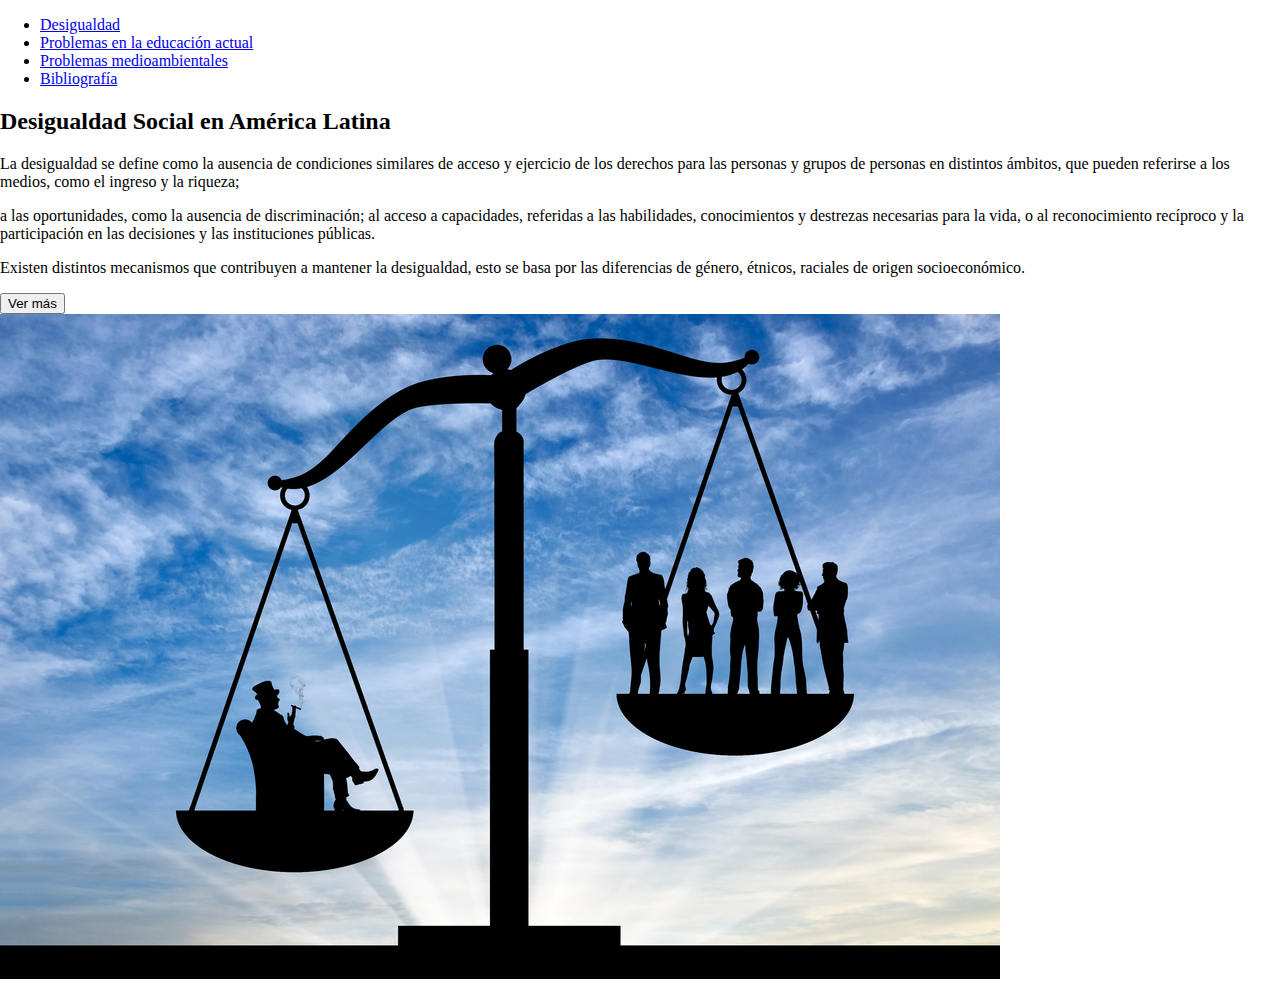
<file: index.html>
<!DOCTYPE html>
<html lang="en">

<head>
    <meta charset="UTF-8">
    <meta name="viewport" content="width=device-width, initial-scale=1.0">
    <title>Desigualdad</title>
    <link rel="stylesheet" href="inicio.css">
</head>

<body>

    <nav class="menu">
        <ul>
            <li><a class="item" href="index.html">Desigualdad</a></li>
            <li><a class="item" href="desarrollo.html">Problemas en la educación actual</a></li>
            <li><a class="item" href="cierre.html">Problemas medioambientales</a></li>
            <li><a class="item" href="biblio.html">Bibliografía</a></li>
    </nav>
    <section class="presentacion">
        <h2>Desigualdad Social en América Latina</h2>
        <div class="contenido">
            <div class="texto">
                <p>La desigualdad se define como la ausencia de condiciones similares de acceso y ejercicio de los
                    derechos para las personas y grupos de personas en distintos ámbitos, que pueden referirse a los
                    medios, como el ingreso y la riqueza;</p>
                <p>a las oportunidades, como la ausencia de discriminación; al acceso a capacidades, referidas a las
                    habilidades, conocimientos y destrezas necesarias para la vida, o al reconocimiento recíproco y la
                    participación en las decisiones y las instituciones públicas. </p>
                <p>Existen distintos mecanismos que contribuyen a mantener la desigualdad, esto se basa por las
                    diferencias de género, étnicos, raciales de origen socioeconómico.</p>
                <div class="textoExtra" style="display: none;">
                    <p>Acceso a Viviendas y servicios básicos para las personas con desigualdad social y económica.</p>
                    <p>Los hogares disponibles para las personas por área geográfica: en América Latina (promedio
                        simple, 2024),</p>
                    <p>la disponibilidad de los tres servicios básicos (agua, electricidad y saneamiento) son más
                        mientras mayor sea el número de hogares que cuente con acceso a estos servicios.</p>
                    <p>Mayor será su calidad de vida y menor la exposición a riesgos sanitarios por el consumo de agua
                        tratada.</p>
                    <p>Personas sin acceso a electricidad, según quintiles de ingreso per cápita, por área geográfica:
                    </p>
                    <p>El acceso a electricidad se relaciona en forma directa con la calidad de vida de las personas, ya
                        que les permite acceder a la iluminación artificial, refrigeración de los alimentos y es fuente
                        de energía para la cocción de alimentos y la calefacción.</p>
                </div>
                <button id="btnVerMas">Ver más</button>
            </div>
           
            <div class="img">
                <img src="desigualdad.jpg" alt="">
            </div>
        </div>
    </section>
    <script src="menu.js"></script>
</body>

</html>
</file>
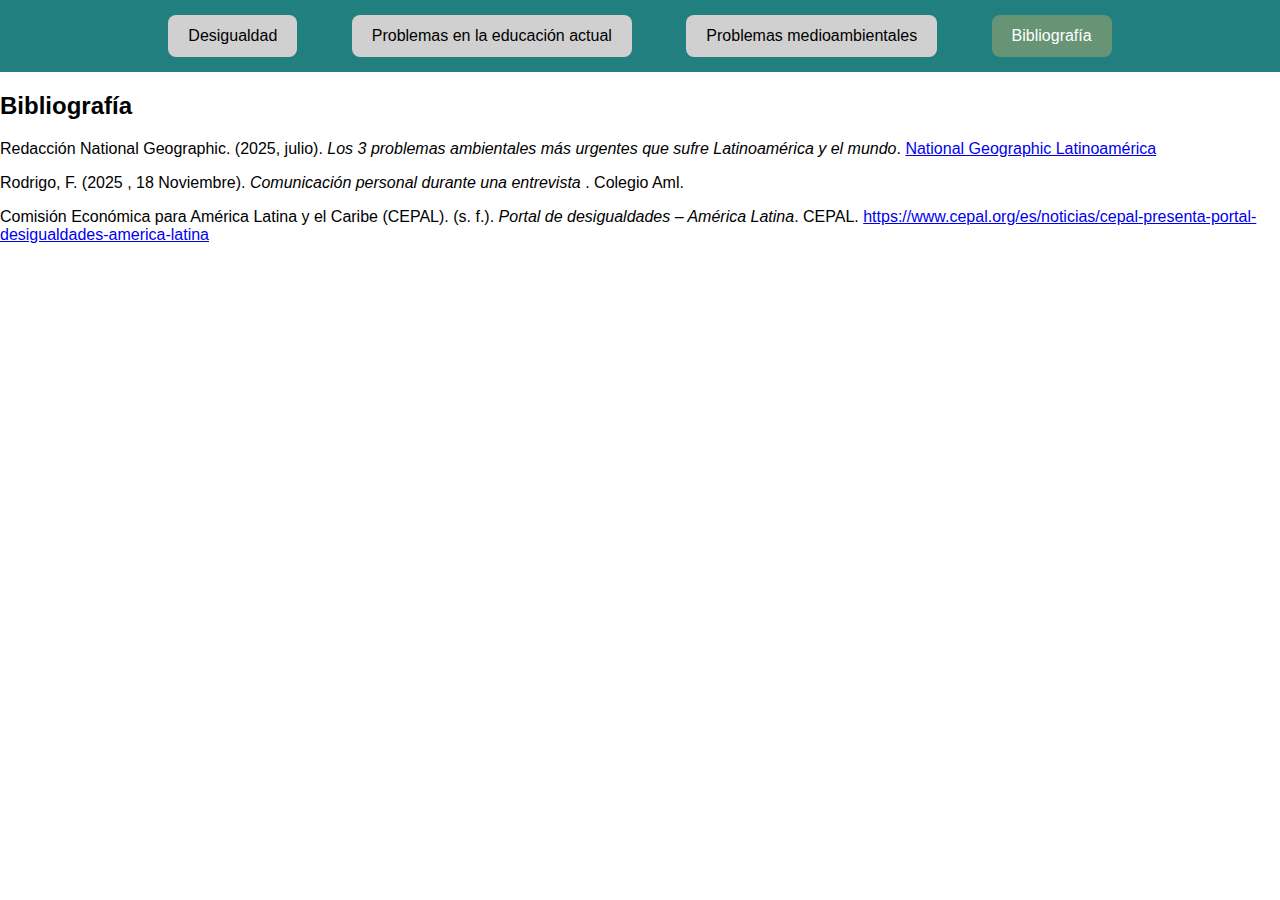
<file: biblio.html>
<!DOCTYPE html>
<html lang="en">
<head>
    <meta charset="UTF-8">
    <meta name="viewport" content="width=device-width, initial-scale=1.0">
    <title>Bibliografía</title>
    <link rel="stylesheet" href="biblio.css">
</head>
<body>
  
    <nav class="menu">
    <ul>
        <li><a class="item" href="index.html">Desigualdad</a></li>
        <li><a class="item" href="desarrollo.html">Problemas en la educación actual</a></li>
        <li><a class="item" href="cierre.html">Problemas medioambientales</a></li>
        <li><a class="item" href="biblio.html">Bibliografía</a></li>
    </nav>
    <section class="bibliografia">
    <h2>Bibliografía</h2>

    <div class="referencias">
        <div class="referencia">
             
        Redacción National Geographic. (2025,  julio). <em>Los 3 problemas ambientales más urgentes que sufre Latinoamérica y el mundo</em>. 
        <a href="https://www.nationalgeographicla.com/medio-ambiente/2023/07/los-3-problemas-ambientales-mas-urgentes-que-sufre-latinoamerica-y-el-mundo" target="_blank" rel="noopener">
          National Geographic Latinoamérica
        </a>
      
           
        
        </div>
        <div class="referencia">
            <p> Rodrigo, F. (2025 , 18 Noviembre). <em>Comunicación personal durante una entrevista </em>. Colegio Aml.</p>
        </div>
        <div class="referencia">
            <p> Comisión Económica para América Latina y el Caribe (CEPAL). (s. f.). <em>Portal de desigualdades – América Latina</em>. CEPAL. 
      <a href="https://www.cepal.org/es/noticias/cepal-presenta-portal-desigualdades-america-latina" target="_blank" rel="noopener">
        https://www.cepal.org/es/noticias/cepal-presenta-portal-desigualdades-america-latina</p>
        </div>
        
    </div>
</section>
    <script src="menu.js"></script>
</body>

</html>
</file>
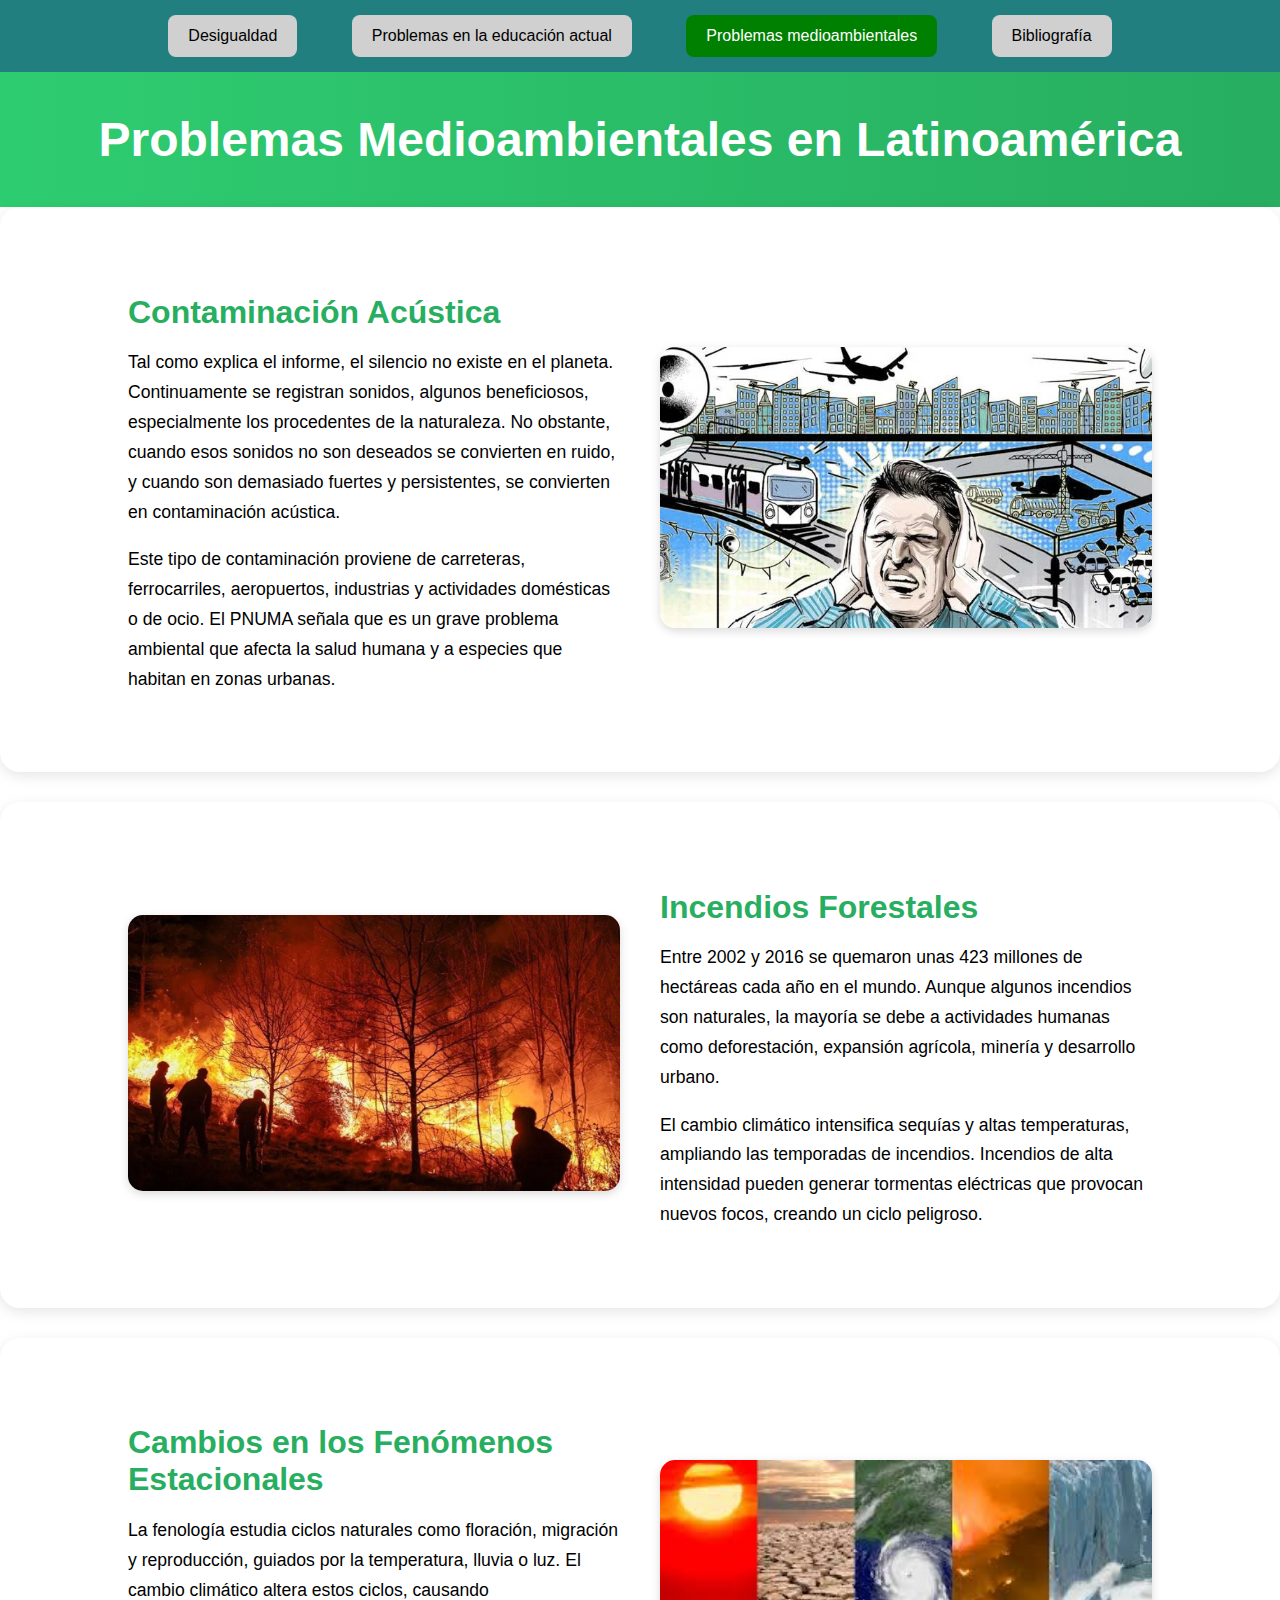
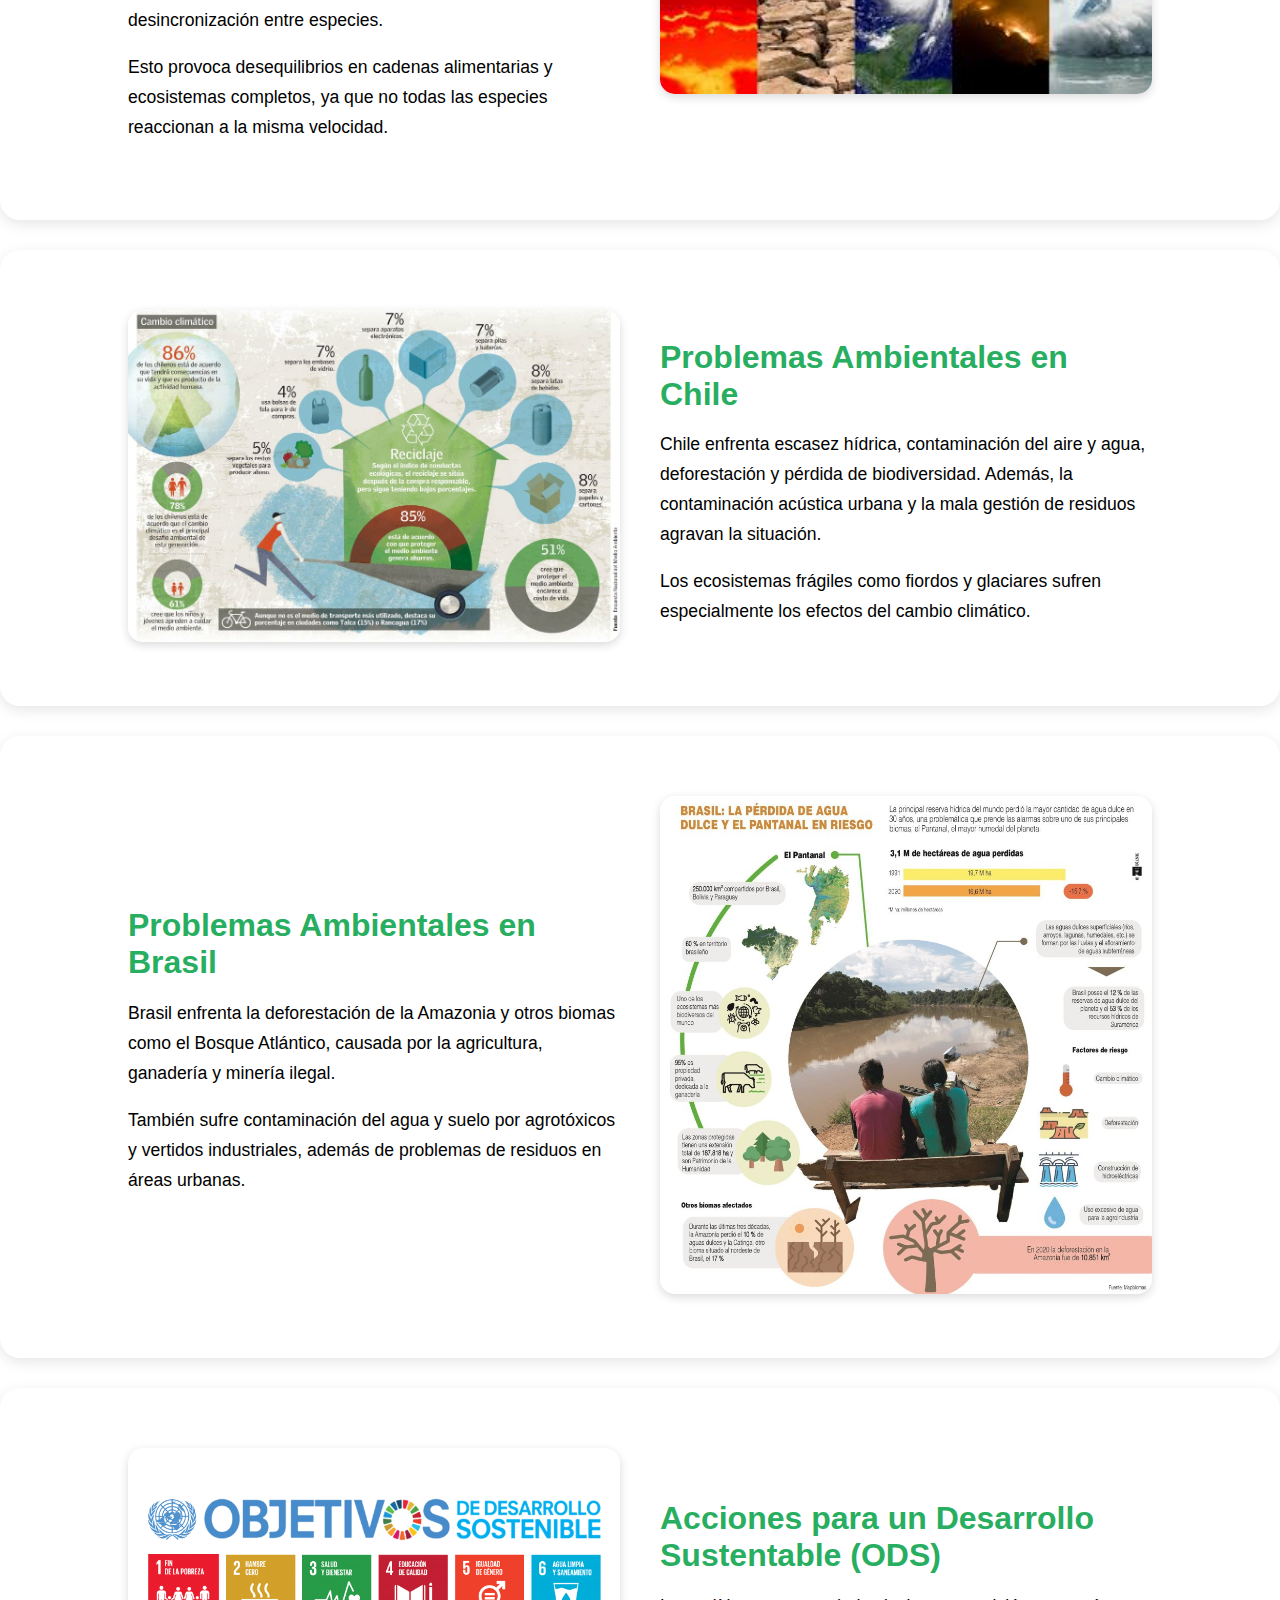
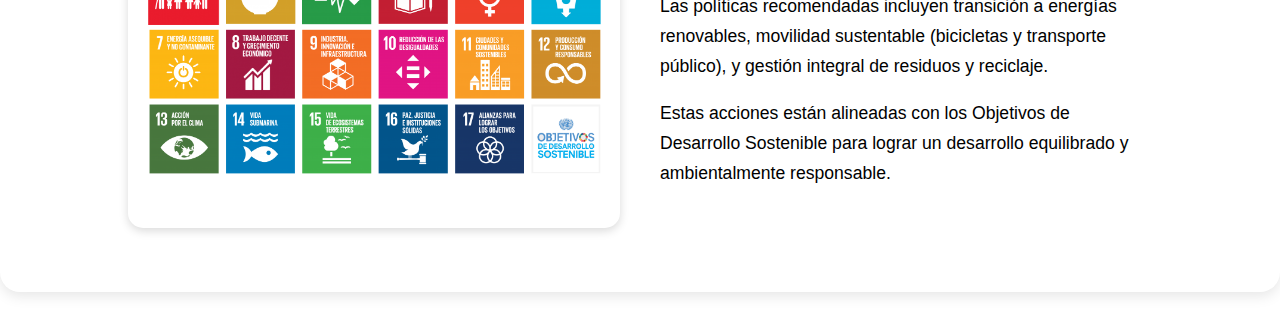
<file: cierre.html>
<!DOCTYPE html>
<html lang="en">

<head>
    <meta charset="UTF-8">
    <meta name="viewport" content="width=!, initial-scale=1.0">
    <title>Problemas medioambientales</title>
    <link rel="stylesheet" href="cierre.css">
</head>

<body>
    <nav class="menu">
        <ul>
            <li><a class="item" href="index.html">Desigualdad</a></li>
            <li><a class="item" href="desarrollo.html">Problemas en la educación actual</a></li>
            <li><a class="item" href="cierre.html">Problemas medioambientales</a></li>
            <li><a class="item" href="biblio.html">Bibliografía</a></li>
    </nav>
    <script src="menu.js"></script>
    <header>
        <h1>Problemas Medioambientales en Latinoamérica</h1>
    </header>


    <div class="section">
        <div class="text">
            <h2>Contaminación Acústica</h2>
            <p>
                Tal como explica el informe, el silencio no existe en el planeta.
                Continuamente se registran sonidos, algunos beneficiosos, especialmente los procedentes de la
                naturaleza.
                No obstante, cuando esos sonidos no son deseados se convierten en ruido,
                y cuando son demasiado fuertes y persistentes, se convierten en contaminación acústica.
            </p>
            <p>
                Este tipo de contaminación proviene de carreteras, ferrocarriles, aeropuertos, industrias
                y actividades domésticas o de ocio. El PNUMA señala que es un grave problema ambiental
                que afecta la salud humana y a especies que habitan en zonas urbanas.
            </p>
        </div>

        <div class="img-box">
            <img src="la-contaminacion-acustica.webp" alt="Contaminación acústica">
        </div>
    </div>


    <div class="section reverse">
        <div class="text">
            <h2>Incendios Forestales</h2>
            <p>
                Entre 2002 y 2016 se quemaron unas 423 millones de hectáreas cada año en el mundo.
                Aunque algunos incendios son naturales, la mayoría se debe a actividades humanas
                como deforestación, expansión agrícola, minería y desarrollo urbano.
            </p>
            <p>
                El cambio climático intensifica sequías y altas temperaturas, ampliando las temporadas de incendios.
                Incendios de alta intensidad pueden generar tormentas eléctricas que provocan nuevos focos,
                creando un ciclo peligroso.
            </p>
        </div>

        <div class="img-box">
            <img src="incendio-forestales.jpg" alt="Incendios forestales">
        </div>
    </div>


    <div class="section">
        <div class="text">
            <h2>Cambios en los Fenómenos Estacionales</h2>
            <p>
                La fenología estudia ciclos naturales como floración, migración y reproducción,
                guiados por la temperatura, lluvia o luz. El cambio climático altera estos ciclos,
                causando desincronización entre especies.
            </p>
            <p>
                Esto provoca desequilibrios en cadenas alimentarias y ecosistemas completos,
                ya que no todas las especies reaccionan a la misma velocidad.
            </p>
        </div>

        <div class="img-box">
            <img src="fenoliga.jpg" alt="Fenología">
        </div>
    </div>
    <div class="section reverse">
        <div class="text">
            <h2>Problemas Ambientales en Chile</h2>
            <p>
                Chile enfrenta escasez hídrica, contaminación del aire y agua, deforestación y pérdida de biodiversidad.
                Además, la contaminación acústica urbana y la mala gestión de residuos agravan la situación.
            </p>
            <p>
                Los ecosistemas frágiles como fiordos y glaciares sufren especialmente los efectos del cambio climático.
            </p>
        </div>

        <div class="img-box">
            <img src="ilustración1.jpg" alt="Chile medioambiente">
        </div>
    </div>


    <div class="section">
        <div class="text">
            <h2>Problemas Ambientales en Brasil</h2>
            <p>
                Brasil enfrenta la deforestación de la Amazonia y otros biomas como el Bosque Atlántico,
                causada por la agricultura, ganadería y minería ilegal.
            </p>
            <p>
                También sufre contaminación del agua y suelo por agrotóxicos y vertidos industriales,
                además de problemas de residuos en áreas urbanas.
            </p>
        </div>

        <div class="img-box">
            <img src="brasil.jpeg" alt="Brasil deforestación">
        </div>
    </div>


    <div class="section reverse">
        <div class="text">
            <h2>Acciones para un Desarrollo Sustentable (ODS)</h2>
            <p>
                Las políticas recomendadas incluyen transición a energías renovables, movilidad sustentable
                (bicicletas y transporte público), y gestión integral de residuos y reciclaje.
            </p>
            <p>
                Estas acciones están alineadas con los Objetivos de Desarrollo Sostenible para lograr un desarrollo
                equilibrado y ambientalmente responsable.
            </p>
        </div>

        <div class="img-box">
            <img src="ODS.png" alt="Objetivos de Desarrollo Sostenible">
        </div>
    </div>


</body>

</html>
</file>
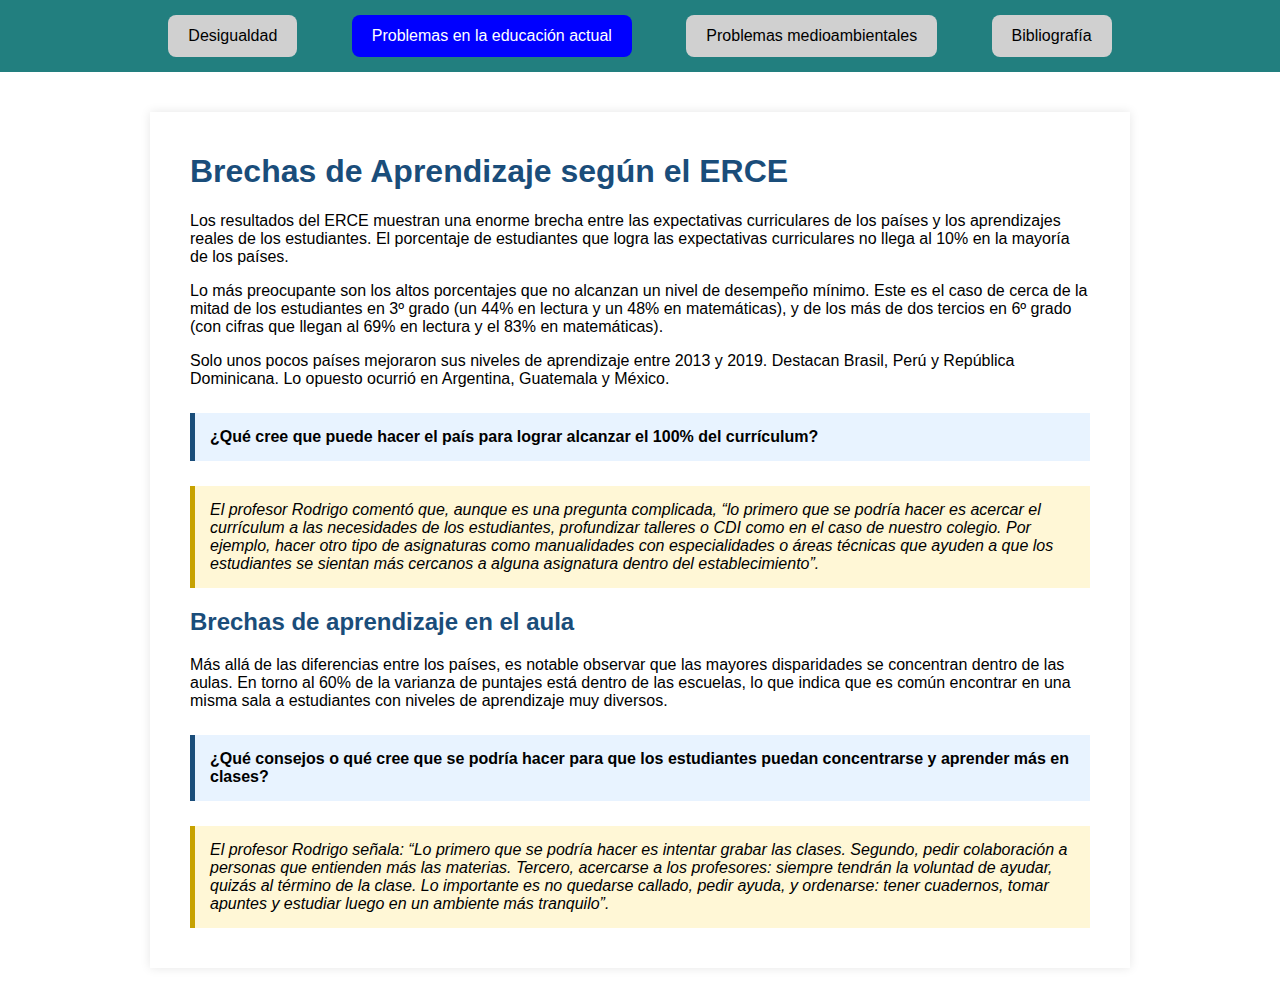
<file: desarrollo.html>
<!DOCTYPE html>
<html lang="en">

<head>
    <meta charset="UTF-8">
    <meta name="viewport" content="width=device-width, initial-scale=1.0">
    <title>Problemas en la educación actual</title>
    <link rel="stylesheet" href="desarrollo.css">
</head>

<body>
    <nav class="menu">
        <ul>
            <li><a class="item" href="index.html">Desigualdad</a></li>
            <li><a class="item" href="desarrollo.html">Problemas en la educación actual</a></li>
            <li><a class="item" href="cierre.html">Problemas medioambientales</a></li>
            <li><a class="item" href="biblio.html">Bibliografía</a></li>
        </ul>
    </nav>
    <div class="container">

        <h1>Brechas de Aprendizaje según el ERCE</h1>
        <p>
            Los resultados del ERCE muestran una enorme brecha entre las expectativas curriculares de los países y los
            aprendizajes reales de los estudiantes. El porcentaje de estudiantes que logra las expectativas curriculares
            no llega al 10% en la mayoría de los países.
        </p>
        <p>
            Lo más preocupante son los altos porcentajes que no alcanzan un nivel de desempeño mínimo. Este es el caso
            de
            cerca de la mitad de los estudiantes en 3º grado (un 44% en lectura y un 48% en matemáticas), y de los más
            de
            dos tercios en 6º grado (con cifras que llegan al 69% en lectura y el 83% en matemáticas).
        </p>
        <p>
            Solo unos pocos países mejoraron sus niveles de aprendizaje entre 2013 y 2019. Destacan Brasil, Perú y
            República Dominicana. Lo opuesto ocurrió en Argentina, Guatemala y México.
        </p>
        <div class="pregunta">
            <strong>¿Qué cree que puede hacer el país para lograr alcanzar el 100% del currículum?</strong>
        </div>

        <div class="cita">
            El profesor Rodrigo comentó que, aunque es una pregunta complicada, “lo primero que se podría hacer es
            acercar
            el currículum a las necesidades de los estudiantes, profundizar talleres o CDI como en el caso de nuestro
            colegio. Por ejemplo, hacer otro tipo de asignaturas como manualidades con especialidades o áreas técnicas
            que
            ayuden a que los estudiantes se sientan más cercanos a alguna asignatura dentro del establecimiento”.
        </div>

        <h2>Brechas de aprendizaje en el aula</h2>

        <p>
            Más allá de las diferencias entre los países, es notable observar que las mayores disparidades se concentran
            dentro de las aulas. En torno al 60% de la varianza de puntajes está dentro de las escuelas, lo que indica
            que
            es común encontrar en una misma sala a estudiantes con niveles de aprendizaje muy diversos.
        </p>


        <div class="pregunta">
            <strong>¿Qué consejos o qué cree que se podría hacer para que los estudiantes puedan concentrarse y aprender
                más en clases?</strong>
        </div>

        <div class="cita">
            El profesor Rodrigo señala: “Lo primero que se podría hacer es intentar grabar las clases. Segundo, pedir
            colaboración a personas que entienden más las materias. Tercero, acercarse a los profesores: siempre tendrán
            la voluntad de ayudar, quizás al término de la clase. Lo importante es no quedarse callado, pedir ayuda, y
            ordenarse: tener cuadernos, tomar apuntes y estudiar luego en un ambiente más tranquilo”.
        </div>

    </div>

    <script src="menu.js"></script>
</body>

</html>
</file>
<file: inicio.css>
body {
    padding: 0;
    margin: 0;
    border: 0;
}
.menu-paginas {
    background-color: darkcyan;
    display: flex;
    gap: 20px;
    
}
.menu-paginas a {
    font-style: none;
   
}
.m {
    text-align: center;
    padding: 20px;
    gap: 20px;
    display: flex;
    justify-content: space-evenly;
    list-style: none;
    color: var(--black);
}
</file>
<file: biblio.css>
body {
    padding: 0;
    margin: 0;
    border: 0;
    font-family: Arial, Helvetica, sans-serif;

}


.menu {
    background-color: #227f7f;
    padding: 10px 0;

}
.menu ul {
    list-style: none;
    margin: 0;
    padding: 0;
    text-align: center;
}
.menu ul li {
    display: inline-block;
    margin: 0 20px;
}
.menu ul li a:hover {
    text-decoration: underline;
}
.inicio {
    color: blue;
  text-decoration: none; 
}
.inicio:hover {
     color: green;
}
.inicio:active {
    color: red;
}
.menu a {
  display: inline-block;
  padding: 12px 20px;
  margin: 5px;
  background: #d0d0d0;
  color: black;
  border-radius: 8px;
  text-decoration: none;
}
.menu a.activo[href="inicio.html"] {
    background: red;
    color: white;
}

.menu a.activo[href="desarrollo.html"] {
    background: blue;
    color: white;
}

.menu a.activo[href="cierre.html"] {
    background: green;
    color: white;
}

.menu a.activo[href="biblio.html"] {
    background: rgb(103, 148, 116);
    color: white;
}
</file>
<file: cierre.css>
body {
    padding: 0;
    margin: 0;
    border: 0;
    font-family: Arial, Helvetica, sans-serif;

}


.menu {
    background-color: #227f7f;
    padding: 10px 0;

}
.menu ul {
    list-style: none;
    margin: 0;
    padding: 0;
    text-align: center;
}
.menu ul li {
    display: inline-block;
    margin: 0 20px;
}
.menu ul li a:hover {
    text-decoration: underline;
}
.inicio {
    color: blue;
  text-decoration: none; 
}
.inicio:hover {
     color: green;
}
.inicio:active {
    color: red;
}
.menu a {
  display: inline-block;
  padding: 12px 20px;
  margin: 5px;
  background: #d0d0d0;
  color: black;
  border-radius: 8px;
  text-decoration: none;
}
.menu a.activo[href="index.html"] {
    background: red;
    color: white;
}

.menu a.activo[href="desarrollo.html"] {
    background: blue;
    color: white;
}

.menu a.activo[href="cierre.html"] {
    background: green;
    color: white;
}

.menu a.activo[href="biblio.html"] {
    background: purple;
    color: white;
}
        header {
            background: linear-gradient(90deg, #2ecc71, #27ae60);
            padding: 40px;
            text-align: center;
            color: white;
        }

        header h1 {
            font-size: 3rem;
            margin: 0;
        }

  
        .section {
            display: flex;
            align-items: center;
            justify-content: space-between;
            gap: 40px;
            padding: 60px 10%;
            background: white;
            margin-bottom: 30px;
            border-radius: 20px;
            box-shadow: 0 4px 14px rgba(0,0,0,0.1);
        }

        /* Para invertir el orden */
        .reverse {
            flex-direction: row-reverse;
        }

        .text {
            width: 50%;
        }

        .text h2 {
            color: #27ae60;
            font-size: 2rem;
            margin-bottom: 15px;
        }

        .text p {
            font-size: 1.1rem;
            line-height: 1.7;
        }

        .img-box {
            width: 50%;
        }

        .img-box img {
            width: 100%;
            border-radius: 15px;
            box-shadow: 0 3px 10px rgba(0,0,0,0.15);
        }
</file>
<file: desarrollo.css>
body {
    margin: 0;
    padding: 0;
    border: 0;font-family: Arial, Helvetica, sans-serif;
}


.menu {
    background-color: #227f7f;
    padding: 10px 0;

}
.menu ul {
    list-style: none;
    margin: 0;
    padding: 0;
    text-align: center;
}
.menu ul li {
    display: inline-block;
    margin: 0 20px;
}
.menu ul li a:hover {
    text-decoration: underline;
}
.inicio {
    color: blue;
  text-decoration: none; 
}
.inicio:hover {
     color: green;
}
.inicio:active {
    color: red;
}
.menu a {
  display: inline-block;
  padding: 12px 20px;
  margin: 5px;
  background: #d0d0d0;
  color: black;
  border-radius: 8px;
  text-decoration: none;
}

.menu a.activo[href="index.html"] {
    background: red;
    color: white;
}

.menu a.activo[href="desarrollo.html"] {
    background: blue;
    color: white;
}

.menu a.activo[href="cierre.html"] {
    background: green;
    color: white;
}

.menu a.activo[href="biblio.html"] {
    background: purple;
    color: white;
}
  .container {
            width: 80%;
            max-width: 900px;
            margin: auto;
            background: #ffffff;
            padding: 20px 40px;
            box-shadow: 0 0 10px rgba(0,0,0,0.1);
            margin-top: 40px;
            margin-bottom: 40px;
        }

        h1, h2 {
            color: #1a4d7a;
        }

        p {
            margin-bottom: 15px;
        }

        .pregunta {
            background: #e8f3ff;
            padding: 15px;
            border-left: 5px solid #1a4d7a;
            margin: 25px 0;
        }

        .cita {
            background: #fff7d6;
            padding: 15px;
            border-left: 5px solid #c7a200;
            font-style: italic;
            margin: 20px 0;
        }
</file>
